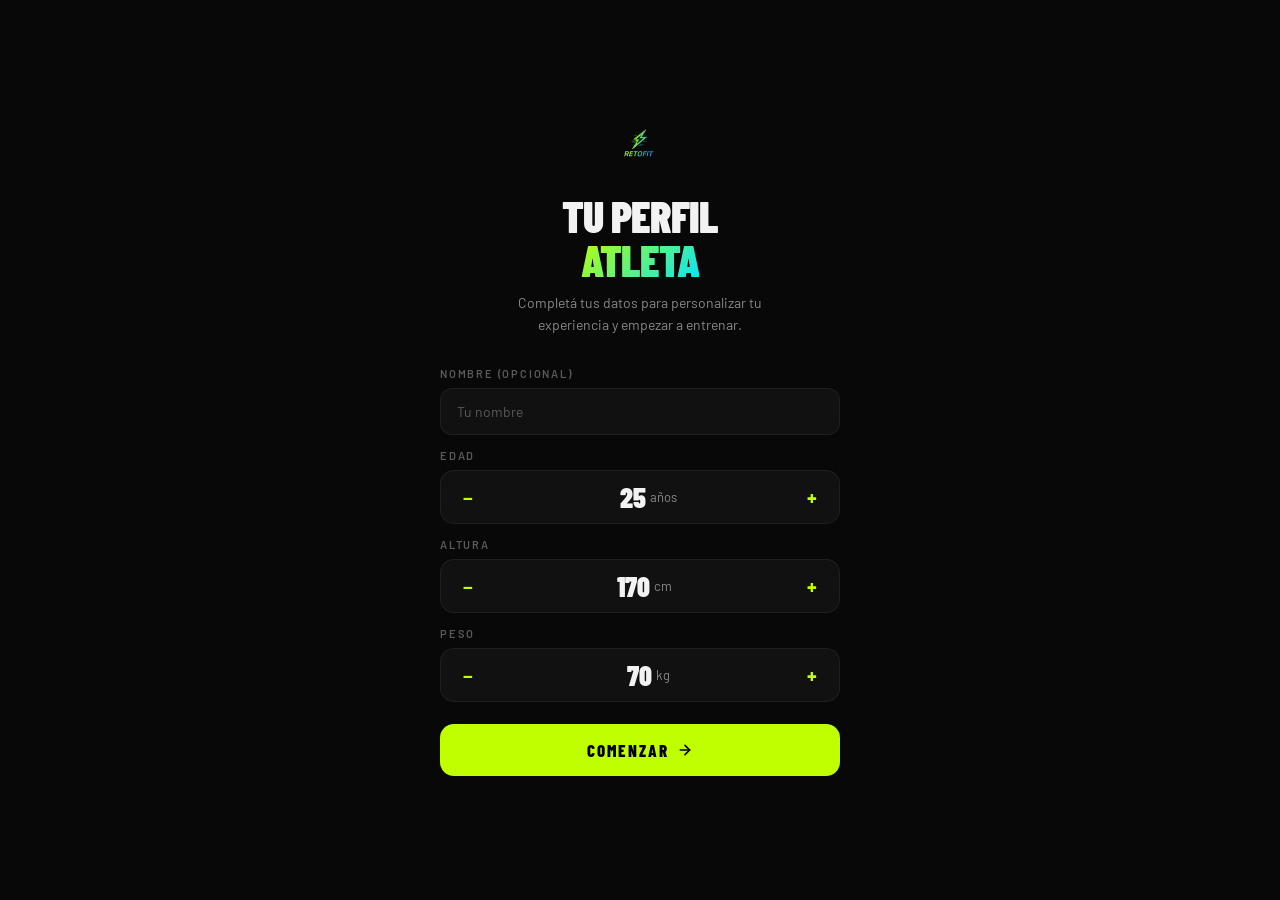
<file: index.html>
<!DOCTYPE html>
<html lang="es">
<head>
  <meta charset="UTF-8">
  <meta name="viewport" content="width=device-width, initial-scale=1.0, viewport-fit=cover">
  <title>RETOFIT — Energía en acción</title>
  <meta name="theme-color" content="#080808">
  <meta name="apple-mobile-web-app-capable" content="yes">
  <meta name="apple-mobile-web-app-status-bar-style" content="black-translucent">
  <meta name="apple-mobile-web-app-title" content="RETOFIT">
  <link rel="apple-touch-icon" href="logo.png">
  <link rel="manifest" href="uploads/manifest.json">
  <link rel="preconnect" href="https://fonts.googleapis.com">
  <link href="https://fonts.googleapis.com/css2?family=Barlow+Condensed:ital,wght@0,400;0,600;0,700;0,800;0,900;1,900&family=Barlow:wght@300;400;500;600;700&display=swap" rel="stylesheet">
  <link rel="stylesheet" href="styles.css">
</head>
<body>
  <div class="app-wrap">

    <!-- Bottom / Sidebar Nav -->
    <nav class="app-nav">
      <div class="nav-top">
        <div class="nav-brand"><img src="logo.png" alt="RETOFIT"></div>
      </div>
      <div class="nav-links">
        <a class="nav-item" id="nav-home" href="index.html">
          <svg viewBox="0 0 24 24"><path d="M3 9l9-7 9 7v11a2 2 0 0 1-2 2H5a2 2 0 0 1-2-2z"/><polyline points="9 22 9 12 15 12 15 22"/></svg>
          <span>Home</span>
        </a>
        <a class="nav-item" id="nav-stats" href="stats.html">
          <svg viewBox="0 0 24 24"><polyline points="22 12 18 12 15 21 9 3 6 12 2 12"/></svg>
          <span>Stats</span>
        </a>
        <a class="nav-item" id="nav-perfil" href="perfil.html">
          <svg viewBox="0 0 24 24"><path d="M20 21v-2a4 4 0 0 0-4-4H8a4 4 0 0 0-4 4v2"/><circle cx="12" cy="7" r="4"/></svg>
          <span>Perfil</span>
        </a>
      </div>
      <div class="nav-bottom">
        <a class="nav-user" href="perfil.html">
          <div class="nav-user-ava">R</div>
          <div class="nav-user-info">
            <p class="nav-user-name">Atleta</p>
            <p class="nav-user-sub">Miembro RETOFIT</p>
          </div>
        </a>
      </div>
    </nav>

    <main class="app-main">

      <!-- ══ HOME SCREEN ══ -->
      <div id="home-challenges" style="display:flex;flex-direction:column;min-height:100dvh">

        <!-- Header -->
        <div class="home-header">
          <img src="logo.png" alt="RETOFIT" class="home-logo">
          <a class="home-ava-wrap" href="perfil.html">
            <div class="home-ava">R</div>
            <span class="home-ava-lbl">Perfil</span>
          </a>
        </div>

        <!-- Category bar -->
        <div class="cat-bar">
          <button class="cat-chip active" data-cat="todos" onclick="setCategory('todos',this)">Todos</button>
          <button class="cat-chip" data-cat="entrenamiento" onclick="setCategory('entrenamiento',this)">Entrenamiento</button>
          <button class="cat-chip" data-cat="Nutricion" onclick="setCategory('Nutricion',this)">Nutrición</button>
          <button class="cat-chip" data-cat="Mentalidad" onclick="setCategory('Mentalidad',this)">Mentalidad</button>
          <button class="cat-chip" data-cat="Bienestar" onclick="setCategory('Bienestar',this)">Bienestar</button>
        </div>

        <!-- Scrollable content -->
        <div class="scroll-area">

          <!-- Retos del día -->
          <div id="home-retos-section">
            <div class="home-section">
              <div class="home-section-header">
                <p class="home-section-title">Retos del día</p>
                <div style="display:flex;align-items:center;gap:8px">
                  <div class="daily-prog-bar-wrap" style="width:80px">
                    <div class="daily-prog-bar-fill" id="daily-prog-bar" style="width:0%"></div>
                  </div>
                  <span class="daily-prog-txt" id="daily-prog-lbl">0/4</span>
                </div>
              </div>
            </div>
            <div class="retos-scroll" id="daily-cards"></div>
          </div>

          <!-- Contenido reciente header -->
          <div class="home-section" id="home-recent-section">
            <div class="home-section-header">
              <p class="home-section-title" id="home-recent-title">Contenido reciente</p>
            </div>
          </div>

          <!-- Featured article -->
          <div id="home-featured-wrap"></div>

          <!-- Content grid -->
          <div class="content-grid" id="home-grid"></div>

          <!-- Load more button (for category pages) -->
          <button class="load-more-btn" id="content-load-more" style="display:none" onclick="handleLoadMore()">
            Cargar más
          </button>

          <!-- Tips del día -->
          <div id="home-tips-section" class="home-section">
            <div class="home-section-header">
              <p class="home-section-title">Tips del día</p>
            </div>
            <div id="daily-tips-container">
              <div class="tip-card">
                <div class="tip-ic"><svg viewBox="0 0 24 24"><polyline points="22 12 18 12 15 21 9 3 6 12 2 12"/></svg></div>
                <p class="tip-txt">Tomá agua antes, durante y después del ejercicio para mantener tu rendimiento al máximo.</p>
              </div>
              <div class="tip-card">
                <div class="tip-ic"><svg viewBox="0 0 24 24"><circle cx="12" cy="12" r="10"/><line x1="12" y1="8" x2="12" y2="12"/><line x1="12" y1="16" x2="12.01" y2="16"/></svg></div>
                <p class="tip-txt">Un descanso de calidad es tan importante como el entrenamiento. Dormí 7-8 horas cada noche.</p>
              </div>
            </div>
          </div>

        </div>
      </div><!-- /home-challenges -->

    </main>
  </div>

  <div id="toast"></div>

  <script src="app.js"></script>
  <script>
    function handleLoadMore() {
      if (currentCategory === 'todos') loadMoreContent();
      else loadMoreCategoryContent();
    }
  </script>
</body>
</html>
</file>
<file: styles.css>
/* ═══════════════════════════════════════
   RETOFIT — Shared Styles
═══════════════════════════════════════ */
*,*::before,*::after{box-sizing:border-box;margin:0;padding:0}

:root {
  --lime: #BFFF00;
  --lime-dim: rgba(191,255,0,0.09);
  --lime-border: rgba(191,255,0,0.22);
  --cyan: #00E5FF;
  --cyan-dim: rgba(0,229,255,0.08);
  --purple: rgba(168,100,255,0.85);
  --bg: #080808;
  --s1: #111;
  --s2: #181818;
  --s3: #222;
  --s4: #2c2c2c;
  --text: #f2f2f2;
  --muted: #5a5a5a;
  --muted2: #888;
  --border: rgba(255,255,255,0.06);
  --grad: linear-gradient(135deg,#BFFF00 0%,#00E5FF 100%);
  --glow: 0 0 40px rgba(191,255,0,0.2),0 0 80px rgba(0,229,255,0.08);
  --r: 18px;
  --rl: 26px;
  --rx: 36px;
  --sidebar: 280px;
}

html,body{height:100%}
html{overflow-x:hidden}
body{background:var(--bg);font-family:'Barlow',sans-serif;color:var(--text);min-height:100dvh;-webkit-font-smoothing:antialiased;width:100%;overflow-x:hidden;overflow-wrap:break-word}

::-webkit-scrollbar{width:4px;height:4px}
::-webkit-scrollbar-track{background:transparent}
::-webkit-scrollbar-thumb{background:var(--s3);border-radius:2px}

/* ══ APP SHELL ══ */
.app-wrap{display:flex;min-height:100dvh;width:100%;max-width:100%;overflow-x:hidden}
.app-main{flex:1;min-width:0;display:flex;flex-direction:column;position:relative}

/* ══ SIDEBAR / BOTTOM NAV ══ */
.app-nav {
  width:var(--sidebar);min-width:var(--sidebar);height:100dvh;
  position:sticky;top:0;display:flex;flex-direction:column;
  padding:0;gap:0;background:var(--s1);border-right:1px solid var(--border);
  flex-shrink:0;z-index:10;overflow:hidden;
}
.nav-top{padding:28px 20px 24px;border-bottom:1px solid var(--border)}
.nav-brand img{width:130px;height:auto;display:block}
.nav-links{flex:1;padding:16px 12px;display:flex;flex-direction:column;gap:2px;overflow-y:auto}

.nav-item {
  display:flex;align-items:center;width:100%;padding:12px 14px;gap:12px;
  border-radius:14px;border:none;cursor:pointer;background:transparent;
  font-family:'Barlow',sans-serif;font-size:14px;font-weight:500;color:var(--muted2);
  transition:all .18s;text-align:left;position:relative;
  text-decoration:none;
}
.nav-item svg{width:18px;height:18px;stroke:currentColor;fill:none;stroke-width:1.8;stroke-linecap:round;stroke-linejoin:round;flex-shrink:0}
.nav-item:hover:not(.active){background:var(--s2);color:var(--text)}
.nav-item.active{background:var(--lime-dim);color:var(--lime);border:1px solid var(--lime-border)}
.nav-item.active svg{stroke:var(--lime)}
.nav-bottom{padding:16px 12px;border-top:1px solid var(--border)}
.nav-user{display:flex;align-items:center;gap:10px;padding:12px;border-radius:14px;background:var(--s2);cursor:pointer;transition:background .15s;text-decoration:none}
.nav-user:hover{background:var(--s3)}
.nav-user-ava{width:36px;height:36px;border-radius:50%;background:var(--grad);display:flex;align-items:center;justify-content:center;font-family:'Barlow Condensed',sans-serif;font-weight:900;font-size:16px;color:#000;flex-shrink:0}
.nav-user-info{flex:1;min-width:0}
.nav-user-name{font-size:13px;font-weight:600;color:var(--text);white-space:nowrap;overflow:hidden;text-overflow:ellipsis}
.nav-user-sub{font-size:11px;color:var(--muted);margin-top:1px}

/* ══ PAGE STRUCTURE ══ */
.screen{display:none;flex-direction:column;min-height:100dvh;animation:fadeIn .2s ease}
.screen.active{display:flex}

@keyframes fadeIn{from{opacity:0;transform:translateY(5px)}to{opacity:1;transform:translateY(0)}}

.scroll-area{overflow-y:auto;flex:1;scrollbar-width:thin;padding-bottom:40px}
.scroll-area::-webkit-scrollbar{display:none}

.page-header{padding:28px 32px 20px;display:flex;align-items:center;justify-content:space-between;border-bottom:1px solid var(--border);flex-shrink:0}
.page-header-left{display:flex;flex-direction:column;gap:3px}
.page-eyebrow{font-size:11px;font-weight:600;letter-spacing:2px;text-transform:uppercase;color:var(--muted)}
.page-title{font-family:'Barlow Condensed',sans-serif;font-weight:900;font-size:28px;text-transform:uppercase;color:var(--text);letter-spacing:-0.5px;line-height:1}
.page-header-right{display:flex;align-items:center;gap:10px}
.content{padding:28px 32px;display:flex;flex-direction:column;gap:24px}

/* ══ TYPOGRAPHY ══ */
.headline{font-family:'Barlow Condensed',sans-serif;font-weight:900;font-size:52px;line-height:.95;color:var(--text);letter-spacing:-1px;text-transform:uppercase}
.grad-text{background:var(--grad);-webkit-background-clip:text;-webkit-text-fill-color:transparent;background-clip:text}
.subhead{font-family:'Barlow Condensed',sans-serif;font-weight:800;font-size:22px;text-transform:uppercase;color:var(--text);letter-spacing:-.3px;line-height:1.1}
.label{font-size:11px;font-weight:600;letter-spacing:1.8px;text-transform:uppercase;color:var(--muted)}
.body{font-size:14px;line-height:1.6;color:var(--muted2)}
.section-title{font-family:'Barlow Condensed',sans-serif;font-size:13px;font-weight:700;letter-spacing:2px;text-transform:uppercase;color:var(--muted);margin-bottom:14px}

/* ══ BUTTONS ══ */
.btn{display:flex;align-items:center;justify-content:center;border:none;cursor:pointer;transition:all .18s;font-family:'Barlow Condensed',sans-serif;font-weight:800;font-size:17px;letter-spacing:2px;text-transform:uppercase;border-radius:14px;padding:16px 32px;width:100%}
.btn-p{background:var(--lime);color:#000}
.btn-p:hover{box-shadow:var(--glow);transform:translateY(-1px)}
.btn-p:active{transform:scale(.98)}
.btn-s{background:transparent;color:var(--lime);border:1.5px solid var(--lime-border);font-size:14px;padding:14px 28px}
.btn-s:hover{background:var(--lime-dim)}
.btn-ghost{background:transparent;border:none;color:var(--muted2);font-family:'Barlow',sans-serif;font-size:13px;font-weight:500;cursor:pointer;padding:10px;transition:color .18s;width:100%;display:flex;align-items:center;justify-content:center}
.btn-ghost:hover{color:var(--text)}
.btn-icon{width:40px;height:40px;border-radius:12px;background:var(--s2);border:1px solid var(--border);display:flex;align-items:center;justify-content:center;cursor:pointer;transition:all .15s;flex-shrink:0}
.btn-icon:hover{background:var(--s3);border-color:rgba(255,255,255,0.12)}
.btn-icon svg{width:16px;height:16px;stroke:var(--text);fill:none;stroke-width:2;stroke-linecap:round;stroke-linejoin:round}

/* ══ INPUTS ══ */
.field{width:100%;background:var(--s1);border:1px solid var(--border);border-radius:12px;padding:14px 16px;font-family:'Barlow',sans-serif;font-size:14px;color:var(--text);outline:none;transition:border-color .18s,box-shadow .18s}
.field::placeholder{color:var(--muted)}
.field:focus{border-color:rgba(191,255,0,0.35);box-shadow:0 0 0 3px rgba(191,255,0,0.06)}
.field-wrap{position:relative;display:flex;align-items:center}
.field-wrap .field{padding-left:44px}
.field-icon{position:absolute;left:14px;width:17px;height:17px;stroke:var(--muted);fill:none;stroke-width:1.8;stroke-linecap:round;stroke-linejoin:round;pointer-events:none}

/* ══ HOME HEADER ══ */
.home-header{padding:52px 20px 16px;display:flex;align-items:center;justify-content:space-between;flex-shrink:0}
.home-logo{height:86px;width:auto;display:block}
.home-ava-wrap{display:flex;flex-direction:column;align-items:center;gap:3px;text-decoration:none;flex-shrink:0}
.home-ava{width:38px;height:38px;border-radius:50%;background:var(--grad);display:flex;align-items:center;justify-content:center;font-family:'Barlow Condensed',sans-serif;font-weight:900;font-size:17px;color:#000;cursor:pointer;flex-shrink:0}
.home-ava-lbl{font-size:9px;font-weight:700;color:var(--muted2);letter-spacing:.5px;text-transform:uppercase;font-family:'Barlow Condensed',sans-serif}

/* ══ CATEGORY BAR ══ */
.cat-bar{display:flex;gap:8px;overflow-x:auto;padding:0 20px 14px;flex-shrink:0;scrollbar-width:none;-webkit-overflow-scrolling:touch}
.cat-bar::-webkit-scrollbar{display:none}
.cat-chip{flex-shrink:0;padding:7px 18px;border-radius:100px;border:1px solid #2a2a2a;background:transparent;color:var(--muted2);font-family:'Barlow Condensed',sans-serif;font-weight:700;font-size:14px;letter-spacing:.5px;cursor:pointer;transition:all .18s;white-space:nowrap}
.cat-chip.active{background:var(--lime);color:#000;border-color:var(--lime)}
.cat-chip:hover:not(.active){background:var(--s2);color:var(--text)}
a.cat-chip{text-decoration:none;display:inline-block}

/* ══ NAV HEADER (challenge + article detail pages) ══ */
.nav-header{background:var(--bg);border-bottom:1px solid var(--border);flex-shrink:0}
.nav-header-top{padding:max(env(safe-area-inset-top,0px),20px) 20px 12px;display:flex;align-items:center}
#article-content>.nav-header{position:sticky;top:0;z-index:50}

/* ══ HOME SECTIONS ══ */
.home-section{padding:0 20px;margin-bottom:8px}
.home-section-header{display:flex;align-items:center;justify-content:space-between;margin-bottom:12px}
.home-section-title{font-family:'Barlow Condensed',sans-serif;font-size:11px;font-weight:700;letter-spacing:2px;text-transform:uppercase;color:var(--muted)}
.home-section-link{font-size:12px;color:var(--lime);font-weight:600;text-decoration:none;letter-spacing:.5px}

/* ══ DAILY CHALLENGES SCROLL ══ */
.retos-scroll{display:flex;gap:10px;overflow-x:auto;padding:0 20px 4px;scrollbar-width:none;-webkit-overflow-scrolling:touch;margin-bottom:4px}
.retos-scroll::-webkit-scrollbar{display:none}
.retos-scroll .reto-card{min-width:160px;flex-shrink:0}

.daily-prog-row{display:flex;align-items:center;gap:10px;padding:0 20px;margin-bottom:12px}
.daily-prog-bar-wrap{flex:1;height:3px;background:var(--s2);border-radius:3px}
.daily-prog-bar-fill{height:100%;background:var(--lime);border-radius:3px;transition:width .4s}
.daily-prog-txt{font-size:11px;font-weight:700;color:var(--lime);font-family:'Barlow Condensed',sans-serif}

/* ══ CHALLENGE CARDS ══ */
.reto-card{background:var(--s1);border:1px solid var(--border);border-radius:var(--rl);overflow:hidden;cursor:pointer;transition:all .2s;display:flex;flex-direction:column}
.reto-card:hover:not(.reto-done){border-color:rgba(191,255,0,0.25);transform:translateY(-3px);box-shadow:0 12px 40px rgba(0,0,0,0.4)}
.reto-done{opacity:.5;cursor:default}
.reto-thumb{aspect-ratio:16/9;position:relative;display:flex;align-items:center;justify-content:center;overflow:hidden;flex-shrink:0;background:#111}
.reto-thumb img{position:absolute;inset:0;width:100%;height:100%;object-fit:cover;object-position:center top}
.reto-done-ov{position:absolute;inset:0;background:rgba(0,0,0,0.55);display:flex;align-items:center;justify-content:center}
.reto-check{width:40px;height:40px;border-radius:50%;background:var(--grad);display:flex;align-items:center;justify-content:center;box-shadow:0 0 20px rgba(191,255,0,0.4)}
.dur-badge{position:absolute;top:10px;left:10px;background:rgba(0,0,0,0.65);backdrop-filter:blur(8px);border:1px solid rgba(191,255,0,0.3);color:var(--lime);font-size:10px;font-weight:700;letter-spacing:1.5px;padding:3px 9px;border-radius:20px;text-transform:uppercase;font-family:'Barlow Condensed',sans-serif}
.reto-body{padding:14px 16px 16px;flex:1;display:flex;flex-direction:column;gap:6px}
.reto-name{font-family:'Barlow Condensed',sans-serif;font-weight:800;font-size:16px;line-height:1.1;color:var(--text)}
.reto-desc{font-size:12px;color:var(--muted2);line-height:1.4;overflow:hidden;display:-webkit-box;-webkit-line-clamp:2;-webkit-box-orient:vertical;flex:1}
.reto-done-badge{display:flex;align-items:center;gap:5px;margin-top:4px}
.reto-done-badge svg{width:12px;height:12px;fill:var(--lime);flex-shrink:0}
.reto-done-badge span{font-size:11px;color:var(--lime);font-weight:700;letter-spacing:1px;font-family:'Barlow Condensed',sans-serif}
.reto-inprog{border-color:rgba(0,229,255,0.35)}
.reto-inprog:hover{border-color:rgba(0,229,255,0.6);transform:translateY(-3px);box-shadow:0 12px 40px rgba(0,0,0,0.4)}
.reto-inprog-ov{position:absolute;inset:0;display:flex;align-items:flex-start;justify-content:flex-end;padding:8px}
.reto-inprog-dot{width:9px;height:9px;border-radius:50%;background:var(--cyan);box-shadow:0 0 8px var(--cyan);animation:pulse-dot 1.5s ease-in-out infinite}
@keyframes pulse-dot{0%,100%{opacity:1;transform:scale(1)}50%{opacity:.45;transform:scale(.75)}}
.reto-inprog-badge{display:flex;align-items:center;gap:5px;margin-top:4px}
.reto-inprog-badge svg{width:11px;height:11px;fill:var(--cyan);flex-shrink:0}
.reto-inprog-badge span{font-size:11px;color:var(--cyan);font-weight:700;letter-spacing:1px;font-family:'Barlow Condensed',sans-serif}
.btn-xs{font-size:13px;padding:10px 16px;flex:1;justify-content:center}
.btn-ghost{background:transparent;color:var(--muted);border:1.5px solid var(--border)}
.btn-ghost:hover{background:var(--s2);color:var(--text);border-color:rgba(255,255,255,0.12)}
.btn-abandon:hover{background:rgba(255,60,60,0.06);color:#ff6b6b;border-color:rgba(255,60,60,0.25)}

/* ══ FEATURED CARD ══ */
.feat-card{margin:0 20px 20px;border-radius:var(--rl);overflow:hidden;position:relative;cursor:pointer;aspect-ratio:16/9;background:#111;flex-shrink:0}
.feat-card img{width:100%;height:100%;object-fit:cover;object-position:center;display:block}
.feat-card-overlay{position:absolute;inset:0;background:linear-gradient(to top,rgba(0,0,0,0.9) 0%,rgba(0,0,0,0.3) 50%,transparent 100%);display:flex;flex-direction:column;justify-content:flex-end;padding:18px}
.feat-cat-tag{display:inline-flex;align-items:center;background:var(--lime);color:#000;font-family:'Barlow Condensed',sans-serif;font-weight:800;font-size:11px;letter-spacing:1.5px;text-transform:uppercase;padding:3px 10px;border-radius:100px;margin-bottom:8px;width:fit-content}
.feat-title{font-family:'Barlow Condensed',sans-serif;font-weight:900;font-size:22px;line-height:1.05;color:#fff;text-transform:uppercase;letter-spacing:-0.5px}
.feat-dur{position:absolute;bottom:18px;right:18px;font-family:'Barlow Condensed',sans-serif;font-weight:700;font-size:12px;color:rgba(255,255,255,0.7);letter-spacing:1px}

/* ══ CONTENT CARDS ══ */
.content-grid{display:grid;grid-template-columns:1fr 1fr;gap:10px;padding:0 20px;margin-bottom:20px}
.content-card{border-radius:14px;overflow:hidden;background:var(--s1);border:1px solid var(--border);cursor:pointer;transition:all .2s}
.content-card:hover{transform:translateY(-2px);border-color:rgba(191,255,0,0.2)}
.content-card-thumb{width:100%;aspect-ratio:4/3;position:relative;background:#111;overflow:hidden}
.content-card-thumb img{width:100%;height:100%;object-fit:cover;display:block}
.content-card-body{padding:10px 12px 12px}
.content-card-title{font-family:'Barlow Condensed',sans-serif;font-weight:800;font-size:14px;line-height:1.15;color:var(--text);margin-bottom:4px}
.content-card-desc{font-size:11px;color:var(--muted2);line-height:1.4;overflow:hidden;display:-webkit-box;-webkit-line-clamp:2;-webkit-box-orient:vertical}

.cat-tag{position:absolute;bottom:8px;left:8px;font-family:'Barlow Condensed',sans-serif;font-weight:800;font-size:10px;letter-spacing:1.5px;text-transform:uppercase;padding:3px 8px;border-radius:100px;background:rgba(0,0,0,0.7);backdrop-filter:blur(8px);border:1px solid rgba(255,255,255,0.15);color:#fff}
.cat-tag.nutricion{border-color:rgba(0,229,255,0.4);color:var(--cyan)}
.cat-tag.mentalidad{border-color:rgba(170,100,255,0.4);color:#aa64ff}
.cat-tag.bienestar{border-color:rgba(255,170,0,0.4);color:#ffaa00}
.cat-tag.challenges,.cat-tag.entrenamiento{border-color:rgba(191,255,0,0.4);color:var(--lime)}

/* ══ TIPS ══ */
.tip-card{background:var(--s1);border:1px solid var(--border);border-radius:16px;padding:16px;display:flex;gap:12px;align-items:flex-start}
.tip-ic{width:32px;height:32px;border-radius:10px;background:var(--cyan-dim);display:flex;align-items:center;justify-content:center;flex-shrink:0}
.tip-ic svg{width:15px;height:15px;stroke:var(--cyan);fill:none;stroke-width:2;stroke-linecap:round}
.tip-txt{font-size:13px;color:var(--muted2);line-height:1.55;flex:1}
#daily-tips-container{display:grid;grid-template-columns:1fr 1fr;gap:10px}

/* ══ VIDEO PLAYER ══ */
@keyframes vshift{0%{background-position:0% 50%}50%{background-position:100% 50%}100%{background-position:0% 50%}}
@keyframes scan{from{top:-2px}to{top:100%}}
@keyframes blink{0%,100%{opacity:1}50%{opacity:0}}
.vplayer{width:100%;aspect-ratio:16/9;position:relative;overflow:hidden;cursor:pointer}
.vbg{position:absolute;inset:0;background-size:400% 400%;animation:vshift 10s ease infinite}
.vbg.playing{animation-duration:4s}
.vscan{position:absolute;left:0;right:0;height:2px;background:linear-gradient(to right,transparent,rgba(191,255,0,0.05),transparent);animation:scan 3s linear infinite;pointer-events:none;opacity:0}
.vbg.playing~.vscan{opacity:1}
.vanim-wrap{position:absolute;inset:0;display:flex;align-items:center;justify-content:center}
.voverlay{position:absolute;inset:0;display:flex;align-items:center;justify-content:center;background:rgba(0,0,0,0.3)}
.play-lg{width:64px;height:64px;border-radius:50%;background:rgba(0,0,0,0.55);backdrop-filter:blur(10px);border:1.5px solid rgba(255,255,255,0.25);display:flex;align-items:center;justify-content:center;transition:all .2s}
.play-lg:hover{border-color:var(--lime);box-shadow:0 0 20px rgba(191,255,0,0.3)}
.play-lg svg{width:22px;height:22px;fill:white;margin-left:3px}
.vcontrols{position:absolute;bottom:0;left:0;right:0;padding:8px 14px 12px;background:linear-gradient(to top,rgba(0,0,0,0.88),transparent);display:flex;flex-direction:column;gap:7px}
.vprog{width:100%;height:3px;background:rgba(255,255,255,0.18);border-radius:2px;overflow:hidden;cursor:pointer}
.vpfill{height:100%;background:var(--lime);border-radius:2px;width:0%;transition:width .5s linear}
.vcrow{display:flex;align-items:center;justify-content:space-between}
.vbtn{background:none;border:none;cursor:pointer;padding:3px;display:flex;align-items:center}
.vbtn svg{width:16px;height:16px;stroke:rgba(255,255,255,0.8);fill:none;stroke-width:2;stroke-linecap:round;stroke-linejoin:round}
.vtime{font-size:11px;color:rgba(255,255,255,0.65);font-family:'Barlow',monospace;font-weight:500}
.vlabel{position:absolute;top:12px;left:14px;display:flex;align-items:center;gap:6px}
.vrec{background:rgba(0,0,0,0.6);border:1px solid rgba(255,255,255,0.18);color:rgba(255,255,255,0.75);font-size:10px;font-weight:600;letter-spacing:1.5px;padding:3px 8px;border-radius:4px;text-transform:uppercase}
.vrec.live{background:rgba(191,255,0,0.12);border-color:var(--lime);color:var(--lime);animation:blink 1.5s ease-in-out infinite}

/* ══ EXERCISE ANIMATIONS ══ */
@keyframes aplank{0%,100%{transform:scaleY(1)}50%{transform:scaleY(.9)}}
@keyframes asquat{0%,100%{transform:translateY(0)}50%{transform:translateY(10px)}}
@keyframes abreathe{0%,100%{transform:scale(1);opacity:.7}50%{transform:scale(1.3);opacity:1}}
@keyframes astretch{0%,100%{transform:rotate(0deg)}50%{transform:rotate(22deg)}}
@keyframes acircuit{from{transform:rotate(0deg)}to{transform:rotate(360deg)}}
.aa-plank{animation:aplank 1.5s ease-in-out infinite}
.aa-squat{animation:asquat 1.2s ease-in-out infinite}
.aa-breath{animation:abreathe 3s ease-in-out infinite}
.aa-stretch{animation:astretch 2s ease-in-out infinite;transform-origin:center}
.aa-circuit{animation:acircuit 3s linear infinite;transform-origin:100px 100px}

/* ══ TIMER OVERLAY ══ */
.timer-ov{position:absolute;inset:0;background:rgba(0,0,0,0.96);display:none;flex-direction:column;align-items:center;justify-content:center;gap:12px;z-index:20}
.timer-ov.on{display:flex}
.timer-n{font-family:'Barlow Condensed',sans-serif;font-weight:900;font-size:100px;line-height:1;background:var(--grad);-webkit-background-clip:text;-webkit-text-fill-color:transparent;background-clip:text}
.timer-l{font-family:'Barlow Condensed',sans-serif;font-size:15px;font-weight:700;letter-spacing:3px;color:var(--muted);text-transform:uppercase}

/* ══ CHALLENGE INFO ══ */
.ch-header{padding:22px 32px;display:flex;align-items:center;justify-content:space-between;border-bottom:1px solid var(--border);flex-shrink:0}
.ch-header-info{text-align:right;min-width:0;overflow:hidden}
.ch-header-dur{font-size:11px;font-weight:600;letter-spacing:2px;text-transform:uppercase;color:var(--muted);margin-bottom:4px}
.ch-header-name{font-family:'Barlow Condensed',sans-serif;font-size:24px;font-weight:800;text-transform:uppercase;color:var(--text);letter-spacing:-.3px;line-height:1;overflow:hidden;text-overflow:ellipsis;white-space:nowrap}
.ch-info{padding:24px 26px;display:flex;flex-direction:column;gap:18px}
.ch-steps-card{background:var(--s1);border:1px solid var(--border);border-radius:var(--r);padding:18px}
.ch-step{display:flex;align-items:flex-start;gap:10px}
.step-num{width:22px;height:22px;border-radius:50%;background:var(--lime-dim);border:1px solid var(--lime-border);display:flex;align-items:center;justify-content:center;flex-shrink:0;margin-top:1px}
.step-num span{font-family:'Barlow Condensed',sans-serif;font-weight:800;font-size:12px;color:var(--lime)}
.step-txt{font-size:13px;color:var(--muted2);line-height:1.5;min-width:0;overflow-wrap:break-word}

/* ══ MISSION COMPLETE ══ */
@keyframes cpop{0%{transform:scale(0) rotate(-10deg);opacity:0}60%{transform:scale(1.1) rotate(2deg)}100%{transform:scale(1) rotate(0);opacity:1}}
@keyframes cpulse{0%,100%{opacity:1;transform:scale(1)}50%{opacity:.65;transform:scale(1.05)}}
@keyframes cfloat{0%,100%{transform:translateY(0)}50%{transform:translateY(-5px)}}
.check-ring{width:110px;height:110px;border-radius:50%;background:var(--grad);display:flex;align-items:center;justify-content:center;animation:cpop .6s cubic-bezier(.34,1.56,.64,1) both,cpulse 3s ease-in-out .6s infinite;box-shadow:0 0 40px rgba(191,255,0,0.35),0 0 80px rgba(0,229,255,0.15)}
.check-ring svg{width:50px;height:50px;stroke:#000;fill:none;stroke-width:3;stroke-linecap:round;stroke-linejoin:round}
.badge-float{animation:cfloat 2.5s ease-in-out infinite;display:inline-flex;align-items:center;gap:8px;background:var(--s1);border:1px solid rgba(191,255,0,0.25);border-radius:100px;padding:10px 18px}
.mc-stats{display:grid;grid-template-columns:repeat(3,1fr);gap:10px;width:100%}
.mc-stat{background:var(--s1);border:1px solid var(--border);border-radius:16px;padding:16px;text-align:center}
.mc-stat-num{font-family:'Barlow Condensed',sans-serif;font-size:32px;font-weight:900;line-height:1}
.mc-stat-lbl{font-size:10px;letter-spacing:1.5px;text-transform:uppercase;color:var(--muted);font-weight:600;margin-top:4px}

/* ══ STATS ══ */
.kpi-grid{display:grid;grid-template-columns:repeat(4,1fr);gap:10px}
.kpi-card{background:var(--s1);border:1px solid var(--border);border-radius:var(--r);padding:20px 18px}
.kpi-num{font-family:'Barlow Condensed',sans-serif;font-size:40px;font-weight:900;line-height:1;margin-bottom:6px}
.kpi-lbl{font-size:11px;letter-spacing:1.5px;text-transform:uppercase;color:var(--muted);font-weight:600}
.week-chart{display:flex;gap:8px;align-items:flex-end;height:80px}
.wbar-wrap{flex:1;display:flex;flex-direction:column;align-items:center;gap:5px}
.wbar-bg{flex:1;width:100%;background:var(--s3);border-radius:5px;overflow:hidden;display:flex;align-items:flex-end;min-height:8px}
.wbar-fill{width:100%;background:var(--grad);border-radius:5px;transition:height .8s cubic-bezier(.34,1.56,.64,1)}
.wbar-fill.is-today{box-shadow:0 0 12px rgba(191,255,0,0.4)}
.wbar-lbl{font-size:9px;color:var(--muted);font-weight:700;letter-spacing:.5px;font-family:'Barlow Condensed',sans-serif;text-transform:uppercase}
.wbar-n{font-size:11px;font-family:'Barlow Condensed';font-weight:800;color:var(--lime);min-height:13px}
.week-card{background:var(--s1);border:1px solid var(--border);border-radius:var(--r);padding:22px 24px}

/* ══ PROFILE ══ */
.profile-hero{background:var(--s1);border:1px solid var(--border);border-radius:var(--rl);padding:28px 24px;display:flex;align-items:center;gap:20px}
.pf-ava{width:72px;height:72px;border-radius:50%;background:var(--grad);display:flex;align-items:center;justify-content:center;box-shadow:0 0 24px rgba(191,255,0,0.25);font-family:'Barlow Condensed',sans-serif;font-weight:900;font-size:30px;color:#000;flex-shrink:0}
.profile-hero-info{flex:1}
.profile-hero-name{font-family:'Barlow Condensed',sans-serif;font-size:26px;font-weight:900;text-transform:uppercase;letter-spacing:-.5px}
.profile-hero-sub{font-size:13px;color:var(--muted2);margin-top:3px}
.profile-hero-badge{display:flex;align-items:center;gap:6px;margin-top:12px;background:var(--lime-dim);border:1px solid var(--lime-border);border-radius:100px;padding:6px 12px;width:fit-content}
.profile-hero-badge svg{width:13px;height:13px;fill:var(--lime)}
.profile-hero-badge span{font-size:12px;font-weight:700;letter-spacing:1px;color:var(--lime);font-family:'Barlow Condensed',sans-serif;text-transform:uppercase}
.profile-grid{display:grid;grid-template-columns:1fr 1fr;gap:16px}
.fsec{background:var(--s1);border:1px solid var(--border);border-radius:var(--rl);overflow:hidden}
.frow{display:flex;align-items:center;padding:14px 18px;gap:12px;border-bottom:1px solid var(--border);cursor:pointer;transition:background .15s;text-decoration:none;color:inherit}
.frow:last-child{border-bottom:none}
.frow:hover{background:var(--s2)}
.frow-ic{width:34px;height:34px;border-radius:10px;display:flex;align-items:center;justify-content:center;flex-shrink:0}
.frow-ic svg{width:16px;height:16px;fill:none;stroke-width:2;stroke-linecap:round;stroke-linejoin:round}
.frow-body{flex:1;min-width:0}
.frow-lbl{font-size:11px;color:var(--muted);font-weight:500;margin-bottom:2px;letter-spacing:.3px}
.frow-val{font-size:14px;color:var(--text);font-weight:500;white-space:nowrap;overflow:hidden;text-overflow:ellipsis}
.frow-arr svg{width:15px;height:15px;stroke:var(--muted);fill:none;stroke-width:2;stroke-linecap:round}

/* ══ CONTENT DETAIL ══ */
.ct-nav{position:absolute;top:0;left:0;right:0;z-index:10;padding:12px 16px 12px;display:flex;align-items:center;justify-content:space-between;background:linear-gradient(to bottom,rgba(0,0,0,0.7),transparent)}
.ct-media{width:100%;height:clamp(140px,40vw,200px);position:relative;background:#000;flex-shrink:0}
.ct-media img,.ct-media video{width:100%;height:100%;object-fit:cover;display:block}
.ct-media-placeholder{width:100%;height:100%;display:flex;align-items:center;justify-content:center;background:#111}
.ct-body{flex:1;overflow-y:auto;padding:24px 20px calc(100px + env(safe-area-inset-bottom))}
.ct-meta-row{display:flex;align-items:center;gap:8px;margin-bottom:12px;flex-wrap:wrap}
.ct-cat-pill{display:inline-flex;padding:4px 12px;border-radius:100px;font-family:'Barlow Condensed',sans-serif;font-weight:800;font-size:11px;letter-spacing:1.5px;text-transform:uppercase}
.ct-cat-pill.nutricion{background:rgba(0,229,255,0.12);color:var(--cyan);border:1px solid rgba(0,229,255,0.3)}
.ct-cat-pill.mentalidad{background:rgba(170,100,255,0.12);color:#aa64ff;border:1px solid rgba(170,100,255,0.3)}
.ct-cat-pill.bienestar{background:rgba(255,170,0,0.12);color:#ffaa00;border:1px solid rgba(255,170,0,0.3)}
.ct-cat-pill.entrenamiento,.ct-cat-pill.challenges{background:var(--lime-dim);color:var(--lime);border:1px solid var(--lime-border)}
.ct-dur-lbl{font-size:11px;color:var(--muted);font-weight:600;letter-spacing:.5px}
.ct-title{font-family:'Barlow Condensed',sans-serif;font-weight:900;font-size:28px;line-height:1.05;text-transform:uppercase;letter-spacing:-0.5px;margin-bottom:12px;color:var(--text)}
.ct-desc{font-size:14px;color:#ccc;line-height:1.6;margin-bottom:20px}
.ct-paragraph{font-size:13px;color:#ccc;line-height:1.7;margin-bottom:14px;padding-bottom:14px;border-bottom:1px solid var(--border)}
.ct-paragraph:last-child{border-bottom:none}
.ct-art-nav{margin-top:28px;padding-top:24px;border-top:1px solid var(--border);display:flex;gap:10px}
.ct-art-nav-btn{flex:1;display:flex;align-items:center;gap:10px;padding:12px;background:var(--s1);border:1px solid var(--border);border-radius:14px;text-decoration:none;transition:all .2s;min-width:0}
.ct-art-nav-btn:hover{border-color:rgba(191,255,0,0.25);background:var(--s2)}
.ct-art-nav-btn--next{justify-content:flex-end}
.ct-art-nav-thumb{width:48px;height:48px;border-radius:8px;overflow:hidden;background:#111;flex-shrink:0}
.ct-art-nav-thumb img{width:100%;height:100%;object-fit:cover}
.ct-art-nav-info{flex:1;min-width:0}
.ct-art-nav-label{display:block;font-size:10px;font-weight:700;letter-spacing:1.5px;text-transform:uppercase;color:var(--muted);margin-bottom:3px}
.ct-art-nav-title{display:block;font-family:'Barlow Condensed',sans-serif;font-weight:800;font-size:14px;color:var(--text);white-space:nowrap;overflow:hidden;text-overflow:ellipsis}

/* ══ MODAL ══ */
.modal-bg{position:fixed;inset:0;background:rgba(0,0,0,0.7);backdrop-filter:blur(6px);z-index:60;display:none;align-items:flex-end;justify-content:center}
.modal-bg.on{display:flex}
.modal-sheet{width:100%;max-width:480px;background:#141414;border-radius:24px 24px 0 0;border-top:1px solid rgba(255,255,255,0.08);padding:20px 24px 40px;display:flex;flex-direction:column;gap:16px;animation:sup .26s cubic-bezier(.34,1.56,.64,1)}
@keyframes sup{from{transform:translateY(100%)}to{transform:translateY(0)}}
.mhandle{width:36px;height:4px;background:var(--s3);border-radius:2px;margin:0 auto -4px}

/* ══ TOAST ══ */
#toast{position:fixed;bottom:32px;left:50%;transform:translateX(-50%);background:var(--s2);border:1px solid var(--lime-border);color:var(--text);font-size:13px;padding:10px 20px;border-radius:100px;white-space:nowrap;z-index:999;pointer-events:none;transition:opacity .4s;opacity:0;font-family:'Barlow',sans-serif}

/* ══ SKELETON LOADERS ══ */
@keyframes shimmer{0%{background-position:200% 0}100%{background-position:-200% 0}}
.skeleton{background:linear-gradient(90deg,var(--s2) 25%,var(--s3) 50%,var(--s2) 75%);background-size:200% 100%;animation:shimmer 1.5s infinite;border-radius:8px}
.skel-card{background:var(--s1);border:1px solid var(--border);border-radius:var(--rl);overflow:hidden;min-width:160px;flex-shrink:0}
.skel-thumb{aspect-ratio:16/9;width:100%}
.skel-body{padding:14px 16px 16px;display:flex;flex-direction:column;gap:8px}
.skel-line{height:14px;border-radius:4px}
.skel-line.short{width:60%}

/* ══ UTILITIES ══ */
@keyframes pulse{0%,100%{transform:scale(1)}50%{transform:scale(1.03)}}
.pulse{animation:pulse 2s ease-in-out infinite}
.blob{position:absolute;border-radius:50%;filter:blur(70px);opacity:.08;pointer-events:none}
.fc{display:flex;flex-direction:column}
.fr{display:flex;flex-direction:row}
.ac{align-items:center}
.jb{justify-content:space-between}
.g8{gap:8px}
.g12{gap:12px}
.g16{gap:16px}
.g20{gap:20px}
.g24{gap:24px}
.tc{text-align:center}
.divider{height:1px;background:var(--border);margin:4px 0}
.fc-gap{display:flex;flex-direction:column;gap:10px}
.err{color:#ff4545;font-size:12px;text-align:center;min-height:16px}

/* ══ LOAD MORE BTN ══ */
.load-more-btn{display:flex;align-items:center;justify-content:center;width:calc(100% - 40px);margin:8px 20px 16px;padding:14px;border-radius:14px;background:var(--s1);border:1px solid var(--border);color:var(--lime);font-family:'Barlow Condensed',sans-serif;font-weight:700;font-size:14px;letter-spacing:1px;cursor:pointer;transition:all .18s}
.load-more-btn:hover{background:var(--s2);border-color:var(--lime-border)}
.load-more-btn:disabled{opacity:.4;cursor:default}

/* ══ PROGRESS BANNER ══ */
.progress-banner{background:var(--s1);border:1px solid var(--border);border-radius:var(--rl);padding:22px 26px;display:flex;align-items:center;gap:20px}
.progress-banner-left{flex:1;min-width:0}
.progress-banner-label{font-size:11px;font-weight:600;letter-spacing:2px;text-transform:uppercase;color:var(--muted);margin-bottom:8px}
.progress-banner-title{font-family:'Barlow Condensed',sans-serif;font-size:22px;font-weight:800;text-transform:uppercase;color:var(--text);margin-bottom:14px;line-height:1}
.prog-track{height:6px;background:var(--s3);border-radius:3px;overflow:hidden}
.prog-fill{height:100%;background:var(--grad);border-radius:3px;transition:width .6s cubic-bezier(.34,1.56,.64,1)}
.progress-banner-count{display:flex;flex-direction:column;align-items:center;gap:4px;flex-shrink:0}
.progress-banner-num{font-family:'Barlow Condensed',sans-serif;font-size:42px;font-weight:900;line-height:1;background:var(--grad);-webkit-background-clip:text;-webkit-text-fill-color:transparent;background-clip:text}
.progress-banner-sub{font-size:11px;color:var(--muted);letter-spacing:1px;font-weight:600;text-transform:uppercase}

/* ══ MOBILE ══ */
@media(max-width:900px){
  .home-logo{height:69px}
  .app-nav{position:fixed;bottom:0;top:auto;left:0;right:0;width:100%;min-width:0;height:auto;flex-direction:row;align-items:stretch;padding:0;border-right:none;border-top:1px solid var(--border);background:rgba(8,8,8,0.95);backdrop-filter:blur(20px);z-index:100}
  .nav-top{display:none}
  .nav-links{flex-direction:row;justify-content:space-around;padding:6px 8px calc(8px + env(safe-area-inset-bottom));gap:0;overflow:visible}
  .nav-item{flex-direction:column;align-items:center;justify-content:center;padding:6px 4px;border-radius:10px;gap:4px;flex:1;font-size:10px;font-weight:600;letter-spacing:.3px;border:none !important;background:none !important}
  .nav-item.active{background:none !important;color:var(--lime)}
  .nav-item.active::before{content:'';position:absolute;top:0;left:50%;transform:translateX(-50%);width:24px;height:2px;background:var(--lime);border-radius:0 0 2px 2px}
  .nav-item svg{width:20px;height:20px}
  .nav-bottom{display:none}
  .scroll-area{padding-bottom:calc(80px + env(safe-area-inset-bottom)) !important}
  .page-header{padding:56px 20px 16px}
  .content{padding:16px 20px}
  #daily-tips-container{grid-template-columns:1fr}
  .kpi-grid{grid-template-columns:1fr 1fr}
  .profile-grid{grid-template-columns:1fr}
  .mc-stats{grid-template-columns:repeat(3,1fr)}
  .ch-header{padding:56px 20px 14px}
  .ct-desc,.ct-paragraph,.body,.step-txt{text-align:justify}
}

/* ══ DESKTOP ══ */
@media(min-width:901px){
  .nav-header-top{padding:24px 32px 12px}
  .home-header{padding:28px 32px 16px}
  .cat-bar{padding:0 32px 16px}
  .feat-card{margin:0 32px 24px;aspect-ratio:21/9}
  .feat-title{font-size:30px}
  .home-section{padding:0 32px}
  .content-grid{grid-template-columns:repeat(4,1fr);padding:0 32px}
  .retos-scroll{padding:0 32px 4px}
  .daily-prog-row{padding:0 32px}
  #daily-tips-container{grid-template-columns:1fr 1fr}
  .load-more-btn{width:calc(100% - 64px);margin:8px 32px 16px}
  /* Article detail: image + text in centered column, image scales naturally */
  .ct-media{max-width:720px;width:100%;margin:0 auto;height:auto;aspect-ratio:16/9;border-radius:16px;overflow:hidden}
  .ct-body{max-width:720px;width:100%;margin:0 auto;padding:40px 32px 80px}
}

/* ══ START SCREEN ══ */
.start-screen{min-height:100dvh;display:flex;flex-direction:column;align-items:center;justify-content:center;padding:52px 24px 48px;background:var(--bg);overflow-y:auto}
.start-logo{height:30px;width:auto;display:block;margin:0 auto 36px}
.start-hero{text-align:center;margin-bottom:32px}
.start-title{font-family:'Barlow Condensed',sans-serif;font-weight:900;font-size:44px;text-transform:uppercase;letter-spacing:-1px;line-height:1;color:var(--text);margin-bottom:10px}
.start-sub{font-size:14px;color:var(--muted2);line-height:1.55;max-width:290px;margin:0 auto}
.start-form{width:100%;max-width:400px;display:flex;flex-direction:column;gap:14px}
.start-field-wrap{display:flex;flex-direction:column;gap:8px}
.start-label{font-size:11px;font-weight:600;letter-spacing:1.8px;text-transform:uppercase;color:var(--muted)}
.start-stepper{display:flex;align-items:center;background:var(--s1);border:1px solid var(--border);border-radius:14px;overflow:hidden;height:54px;transition:border-color .18s}
.start-stepper:focus-within{border-color:rgba(191,255,0,0.35)}
.start-stepper button{width:54px;height:54px;background:transparent;border:none;color:var(--lime);font-size:22px;font-weight:700;cursor:pointer;display:flex;align-items:center;justify-content:center;transition:background .15s;flex-shrink:0;font-family:'Barlow Condensed',sans-serif;touch-action:manipulation}
.start-stepper button:hover{background:var(--lime-dim)}
.start-stepper button:active{background:rgba(191,255,0,0.15)}
.start-stepper-val{flex:1;text-align:center;display:flex;align-items:center;justify-content:center;gap:4px}
.start-stepper-num{font-family:'Barlow Condensed',sans-serif;font-size:28px;font-weight:900;color:var(--text);min-width:42px;text-align:right}
.start-stepper-unit{font-size:13px;color:var(--muted2)}

/* ══ ANI MODAL ══ */
.ani-modal-wrap{position:fixed;inset:0;background:rgba(0,0,0,0.94);backdrop-filter:blur(14px);-webkit-backdrop-filter:blur(14px);z-index:9999;display:flex;align-items:center;justify-content:center;padding:24px}
.ani-modal{background:#141414;border:1px solid var(--border);border-radius:24px;padding:32px 24px;width:100%;max-width:380px;animation:fadeIn .25s ease}

@media(prefers-reduced-motion:reduce){
  .check-ring,.badge-float,.pulse,.vbg,.aa-plank,.aa-squat,.aa-breath,.aa-stretch,.aa-circuit{animation:none}
  *{transition-duration:.01ms !important}
}
</file>
